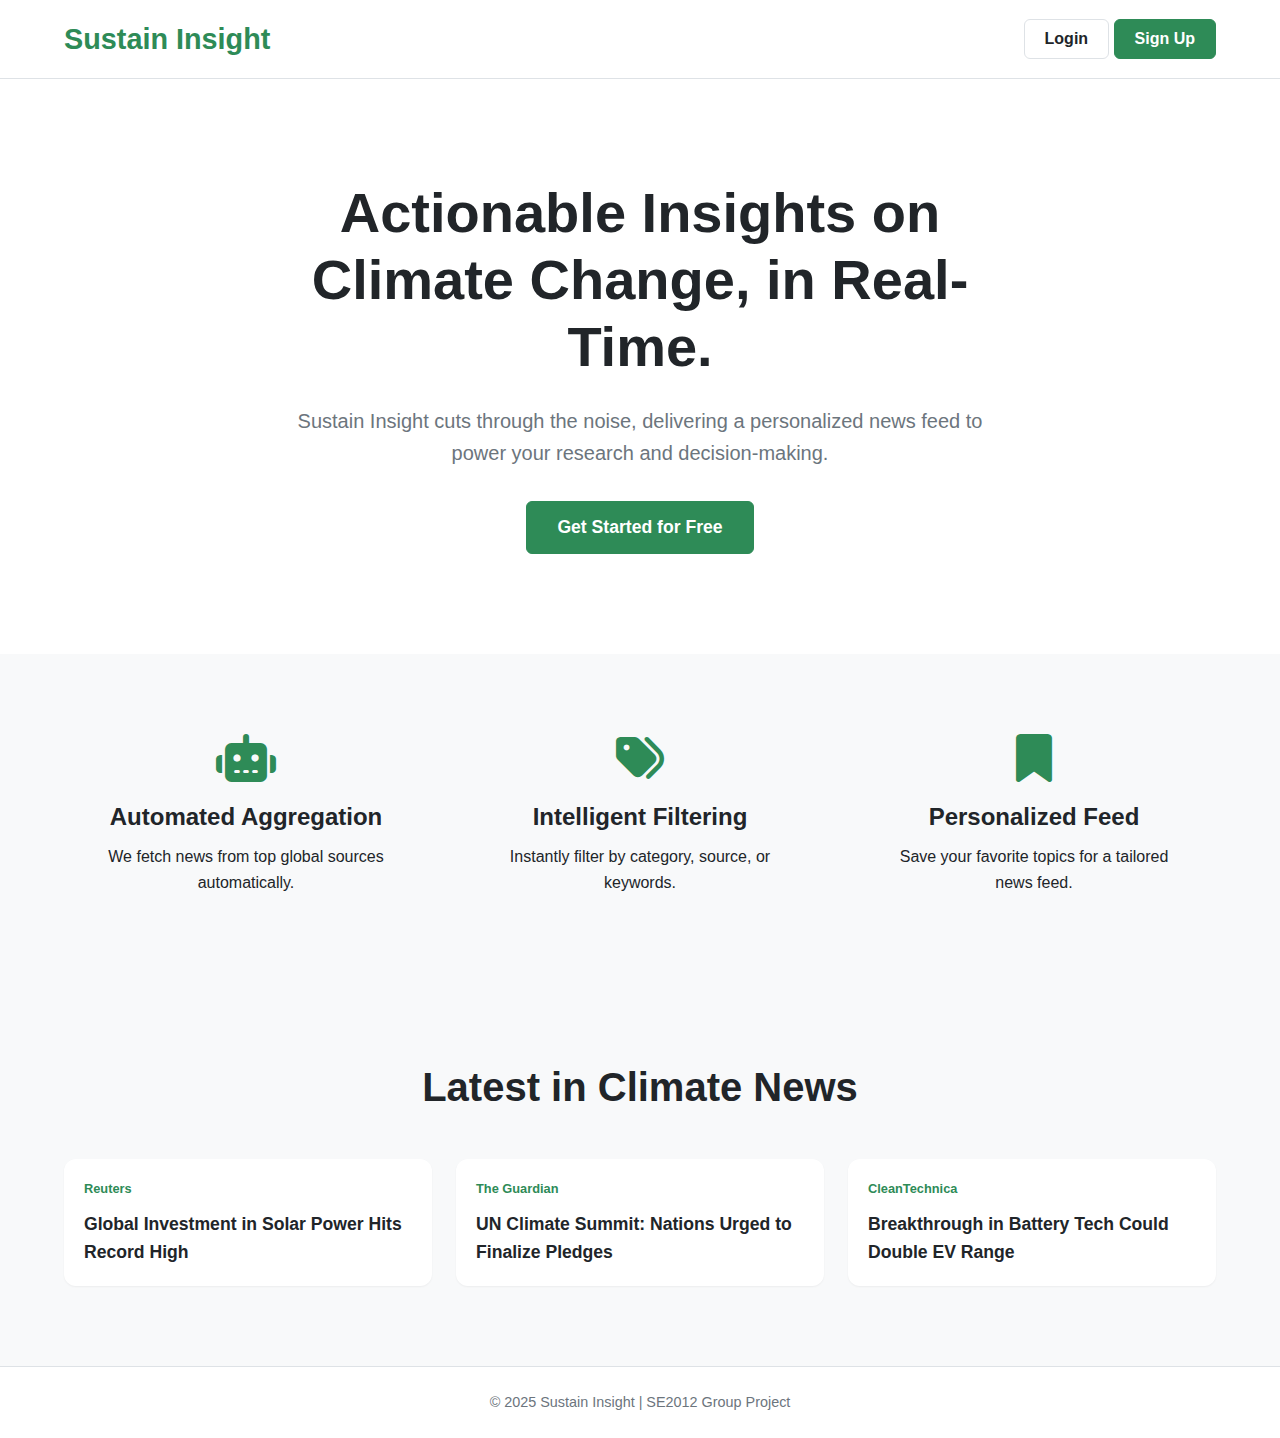
<file: index.html>
<!DOCTYPE html>
<html lang="en">
<head>
    <meta charset="UTF-8">
    <meta name="viewport" content="width=device-width, initial-scale=1.0">
    <title>Sustain Insight - Your Climate Intelligence Hub</title>
    <link rel="icon" href="logo2.png" type="image/png" sizes="512x512">
    <!-- Apple Touch Icon for iOS home screen -->
    <link rel="apple-touch-icon" href="logo2.png">
    <!-- Shared Styles -->
    <link rel="stylesheet" href="css/global.css">
    <!-- Page-Specific Styles -->
    <link rel="stylesheet" href="css/landing.css">
    <link rel="stylesheet" href="https://cdnjs.cloudflare.com/ajax/libs/font-awesome/6.2.0/css/all.min.css">
</head>
<body>
    <header class="landing-header">
        <div class="container">
            <div class="logo">Sustain Insight</div>
            <nav>
                <button class="btn btn--secondary" id="login-btn">Login</button>
                <button class="btn btn--primary" id="signup-btn">Sign Up</button>
            </nav>
        </div>
    </header>

    <main>
        <section class="hero">
            <div class="container">
                <h1 class="hero__title">Actionable Insights on Climate Change, in Real-Time.</h1>
                <p class="hero__subtitle">Sustain Insight cuts through the noise, delivering a personalized news feed to power your research and decision-making.</p>
                <button class="btn btn--primary btn--large" id="cta-signup-btn">Get Started for Free</button>
            </div>
        </section>

        <section class="features container">
            <div class="feature-item"><i class="fas fa-robot feature-item__icon"></i><h3 class="feature-item__title">Automated Aggregation</h3><p>We fetch news from top global sources automatically.</p></div>
            <div class="feature-item"><i class="fas fa-tags feature-item__icon"></i><h3 class="feature-item__title">Intelligent Filtering</h3><p>Instantly filter by category, source, or keywords.</p></div>
            <div class="feature-item"><i class="fas fa-bookmark feature-item__icon"></i><h3 class="feature-item__title">Personalized Feed</h3><p>Save your favorite topics for a tailored news feed.</p></div>
        </section>

        <section class="news-preview">
            <div class="container">
                <h2 class="news-preview__title">Latest in Climate News</h2>
                <div class="article-grid" id="preview-article-grid"></div>
            </div>
        </section>
    </main>

    <footer class="landing-footer"><p>© 2025 Sustain Insight | SE2012 Group Project</p></footer>

    <div class="modal-overlay hidden" id="auth-modal">
        <div class="modal-content">
            <button class="modal-close-btn" id="modal-close">&times;</button>
            <div id="login-view">
                <form id="login-form">
                    <h2 class="modal-form__title">Welcome Back</h2>
                    <div class="input-group"><label for="login-email" class="input-group__label">Email</label><input type="email" id="login-email" class="input-group__input" required></div>
                    <div class="input-group"><label for="login-password" class="input-group__label">Password</label><input type="password" id="login-password" class="input-group__input" required></div>
                    <span class="error-message" id="login-error"></span>
                    <button type="submit" class="btn btn--primary" style="width:100%">Login</button>
                    <p class="form-switch">No account? <a href="#" id="show-signup">Create one</a></p>
                </form>
            </div>
            <div id="signup-view" class="hidden">
                 <form id="signup-form">
                    <h2 class="modal-form__title">Create Account</h2>
                    <div class="input-group"><label for="signup-name" class="input-group__label">Full Name</label><input type="text" id="signup-name" class="input-group__input" required></div>
                    <div class="input-group"><label for="signup-title" class="input-group__label">Job Title</label><input type="text" id="signup-title" class="input-group__input" required></div>
                    <div class="input-group"><label for="signup-email" class="input-group__label">Email</label><input type="email" id="signup-email" class="input-group__input" required></div>
                    <div class="input-group"><label for="signup-password" class="input-group__label">Password</label><input type="password" id="signup-password" class="input-group__input" required></div>
                    <button type="submit" class="btn btn--primary" style="width:100%">Sign Up</button>
                    <p class="form-switch">Already have an account? <a href="#" id="show-login">Login</a></p>
                </form>
            </div>
        </div>
    </div>

    <script src="js/landing.js"></script>
</body>
</html>
</file>
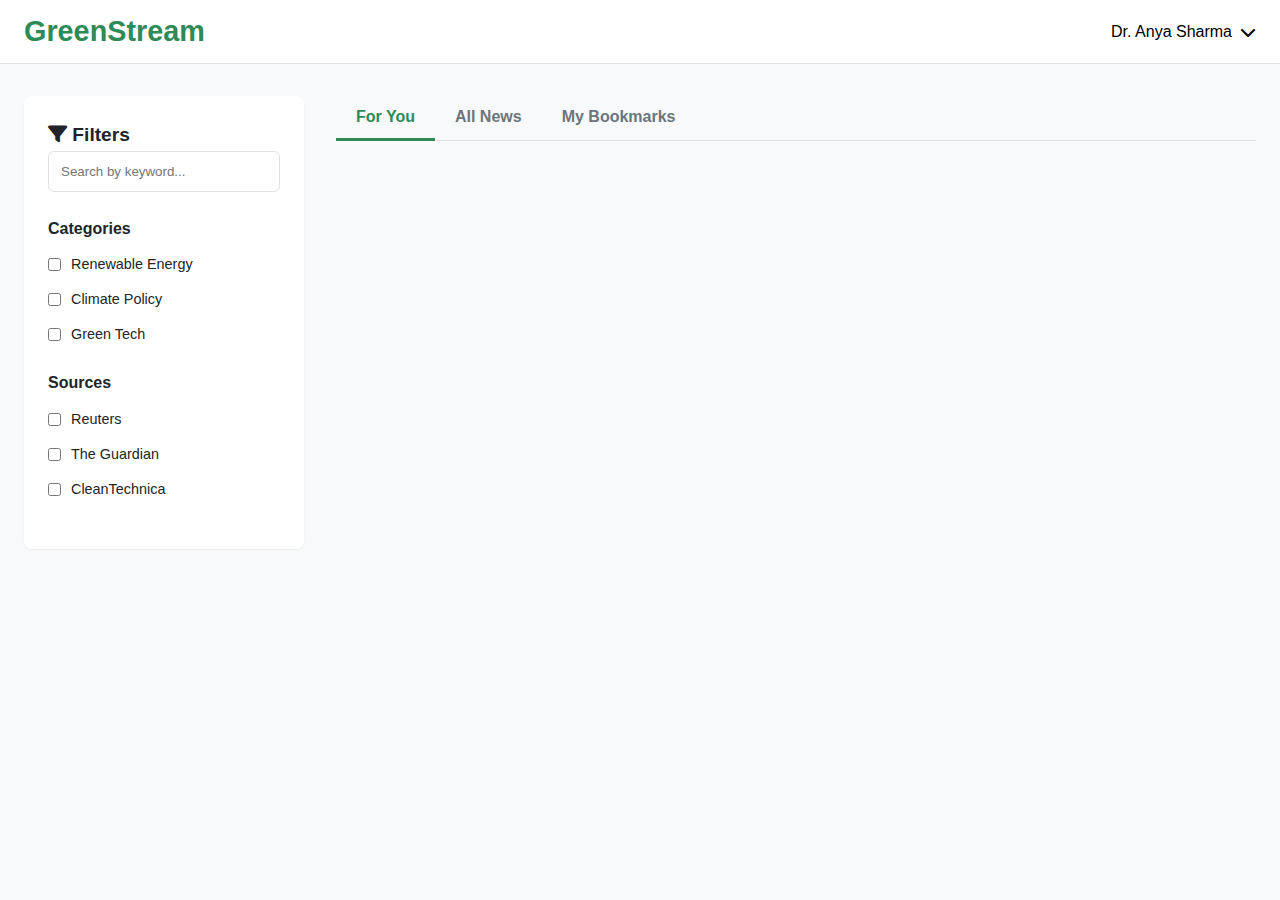
<file: dashboard.html>
<!DOCTYPE html>
<html lang="en">
<head>
    <meta charset="UTF-8">
    <meta name="viewport" content="width=device-width, initial-scale=1.0">
    <title>GreenStream Dashboard</title>
    <link rel="stylesheet" href="css/style.css">
    <link rel="stylesheet" href="https://cdnjs.cloudflare.com/ajax/libs/font-awesome/6.2.0/css/all.min.css">
</head>
<body>
    <header class="main-header">
        <div class="logo">GreenStream</div>
        <div class="user-menu">
            <div class="profile-dropdown">
                <button class="profile-btn">
                    <span>Dr. Anya Sharma</span> <i class="fas fa-chevron-down"></i>
                </button>
                <div class="profile-dropdown__content">
                    <a href="#" id="profile-link">Manage Profile</a>
                    <a href="index.html">Logout</a>
                </div>
            </div>
        </div>
    </header>

    <div class="app-container">
        <aside class="sidebar">
            <h3 class="sidebar__title"><i class="fas fa-filter"></i> Filters</h3>
            <div class="filter-group">
                <input type="search" id="search-input" placeholder="Search by keyword..." class="input-group__input">
            </div>
            <div class="filter-group">
                <h4 class="filter-group__title">Categories</h4>
                <label><input type="checkbox" name="category" value="Energy"> Renewable Energy</label>
                <label><input type="checkbox" name="category" value="Policy"> Climate Policy</label>
                <label><input type="checkbox" name="category" value="Tech"> Green Tech</label>
            </div>
             <div class="filter-group">
                <h4 class="filter-group__title">Sources</h4>
                <label><input type="checkbox" name="source" value="Reuters"> Reuters</label>
                <label><input type="checkbox" name="source" value="The Guardian"> The Guardian</label>
                <label><input type="checkbox" name="source" value="CleanTechnica"> CleanTechnica</label>
            </div>
        </aside>

        <main class="content-area">
            <div class="content-tabs">
                <button class="tab-link active" data-view="for-you-view">For You</button>
                <button class="tab-link" data-view="all-articles-view">All News</button>
                <button class="tab-link" data-view="bookmarks-view">My Bookmarks</button>
            </div>

            <section id="for-you-view" class="tab-content active">
                <div id="for-you-grid" class="article-grid"></div>
            </section>
            
            <section id="all-articles-view" class="tab-content">
                <div id="articles-grid" class="article-grid"></div>
                <div id="pagination-container" class="pagination"></div>
            </section>

            <section id="bookmarks-view" class="tab-content">
                <div id="bookmarks-grid" class="article-grid"></div>
            </section>
        </main>
    </div>

    <!-- Modals -->
    <div class="modal-overlay hidden" id="profile-modal">
        <div class="modal-content">
            <button class="modal-close-btn" id="profile-modal-close">&times;</button>
            <form id="profile-form">
                <h2 class="modal-form__title">Manage Profile & Preferences</h2>
                 <div class="input-group">
                    <label for="profile-name" class="input-group__label">Full Name</label>
                    <input type="text" id="profile-name" value="Dr. Anya Sharma" class="input-group__input">
                </div>
                <div class="input-group">
                    <label class="input-group__label">Preferred Categories</label>
                    <div class="input-group__checkbox-group">
                        <label><input type="checkbox" name="preference" value="Energy"> Renewable Energy</label>
                        <label><input type="checkbox" name="preference" value="Policy"> Climate Policy</label>
                        <label><input type="checkbox" name="preference" value="Tech"> Green Tech</label>
                    </div>
                </div>
                <button type="submit" class="btn btn--primary" style="width:100%">Save Changes</button>
            </form>
        </div>
    </div>

    <div class="modal-overlay hidden" id="article-detail-modal">
        <div class="modal-content modal-content--wide">
            <button class="modal-close-btn" id="article-modal-close">&times;</button>
            <div id="article-detail-content"></div>
        </div>
    </div>

    <script src="js/dashboard.js"></script>
</body>
</html>
</file>
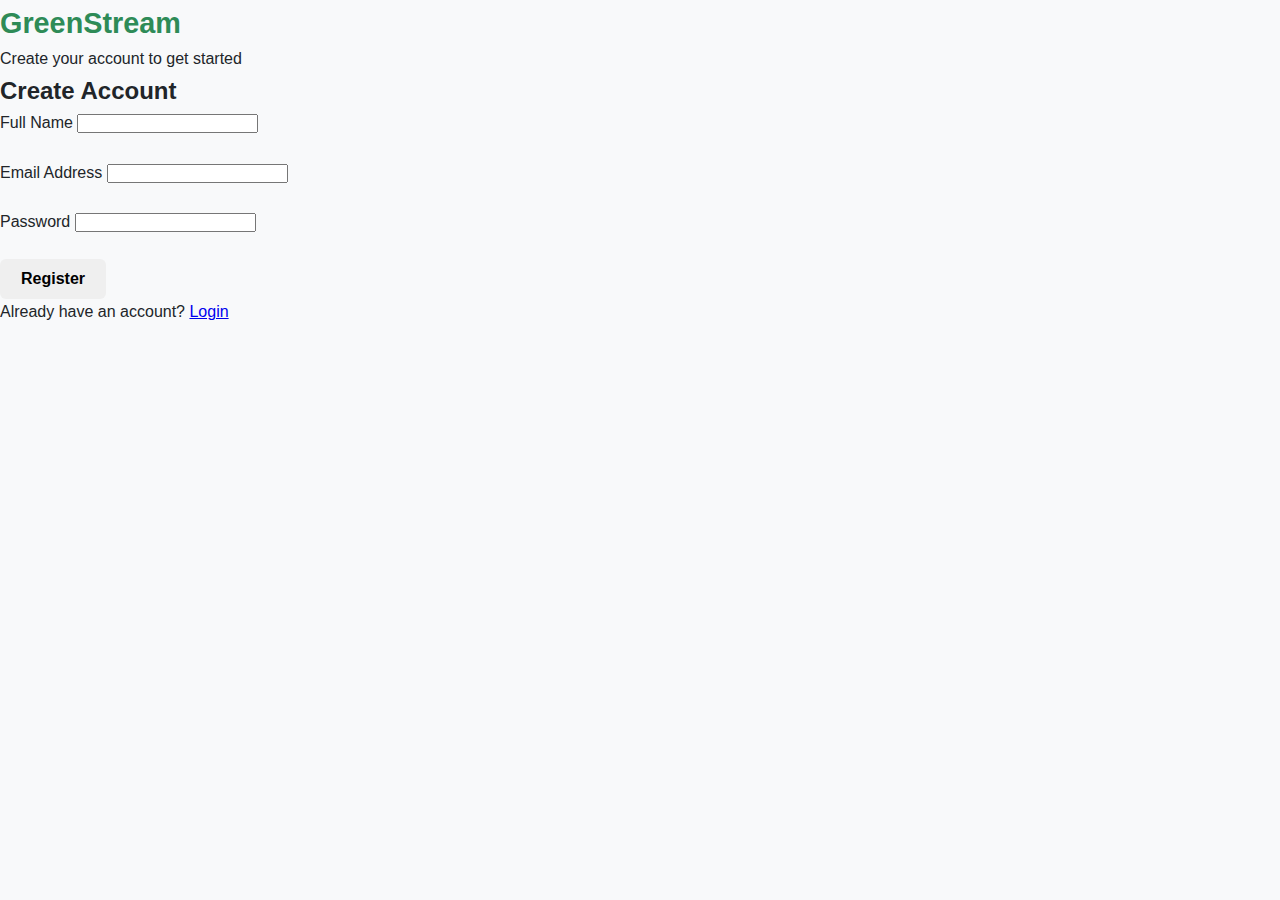
<file: register.html>
<!DOCTYPE html>
<html lang="en">
<head>
    <meta charset="UTF-8">
    <meta name="viewport" content="width=device-width, initial-scale=1.0">
    <title>GreenStream - Register</title>
    <link rel="stylesheet" href="css/style.css">
</head>
<body class="auth-body">
    <div class="auth-container">
        <div class="auth-card">
            <div class="auth-header">
                <h1 class="logo">GreenStream</h1>
                <p>Create your account to get started</p>
            </div>
            <form class="auth-form" onsubmit="event.preventDefault(); alert('Registration successful! Please login.'); window.location.href='index.html';">
                <h2>Create Account</h2>
                <div class="input-group">
                    <label for="name">Full Name</label>
                    <input type="text" id="name" name="name" required>
                </div>
                <div class="input-group">
                    <label for="email">Email Address</label>
                    <input type="email" id="email" name="email" required>
                </div>
                <div class="input-group">
                    <label for="password">Password</label>
                    <input type="password" id="password" name="password" required>
                </div>
                <button type="submit" class="btn btn-primary">Register</button>
            </form>
            <div class="auth-footer">
                <p>Already have an account? <a href="index.html">Login</a></p>
            </div>
        </div>
    </div>
</body>
</html>
</file>
<file: css/global.css>
:root {
    --primary-color: #2E8B57;
    --primary-dark: #256d44;
    --bg-light: #f8f9fa;
    --bg-white: #ffffff;
    --border-color: #dee2e6;
    --text-dark: #212529;
    --text-light: #6c757d;
    --success-color: var(--primary-color);
    --shadow-sm: 0 1px 2px rgba(0,0,0,0.05);
    --shadow-md: 0 4px 6px rgba(0,0,0,0.1);
    --border-radius: 12px;
    --font-sans: -apple-system, BlinkMacSystemFont, "Segoe UI", Roboto, "Helvetica Neue", Arial, sans-serif;
}

* { margin: 0; padding: 0; box-sizing: border-box; }

body {
    font-family: var(--font-sans);
    background-color: var(--bg-light);
    color: var(--text-dark);
    line-height: 1.6;
}

.container { max-width: 1200px; margin: 0 auto; padding: 0 24px; }
.hidden { display: none !important; }

/* SHARED COMPONENTS */
.btn { display: inline-block; padding: 10px 20px; border: 1px solid transparent; border-radius: 6px; font-size: 1rem; font-weight: 600; cursor: pointer; text-align: center; transition: all 0.2s; }
.btn--primary { background-color: var(--primary-color); color: white; border-color: var(--primary-color); }
.btn--primary:hover { background-color: var(--primary-dark); border-color: var(--primary-dark); }
.btn--secondary { background-color: transparent; color: var(--text-dark); border-color: var(--border-color); }
.btn--secondary:hover { background-color: #e9ecef; }
.btn--large { padding: 15px 30px; font-size: 1.1rem; }
.btn--text { background: none; border: none; color: var(--primary-color); font-weight: 600; cursor: pointer; padding: 5px; font-size: 0.9rem; }

.logo { color: var(--primary-color); font-size: 1.8rem; font-weight: 700; text-decoration: none; }

.modal-overlay { position: fixed; top: 0; left: 0; width: 100%; height: 100%; background: rgba(0,0,0,0.6); display: flex; justify-content: center; align-items: center; z-index: 1000; padding: 20px; opacity: 0; visibility: hidden; transition: all 0.3s; }
.modal-overlay:not(.hidden) { opacity: 1; visibility: visible; }
.modal-content { background: var(--bg-white); padding: 30px 40px; border-radius: var(--border-radius); box-shadow: var(--shadow-md); width: 100%; max-width: 480px; position: relative; transform: scale(0.95); transition: transform 0.3s; }
.modal-content--wide { max-width: 800px; }
.modal-overlay:not(.hidden) .modal-content { transform: scale(1); }
.modal-close-btn { position: absolute; top: 16px; right: 16px; background: none; border: none; font-size: 1.8rem; line-height: 1; color: var(--text-light); cursor: pointer; }
.modal-form__title { text-align: center; margin-bottom: 24px; }
.input-group { text-align: left; margin-bottom: 24px; }
.input-group__label { display: block; margin-bottom: 8px; font-weight: 500; }
.input-group__input { width: 100%; padding: 12px; border: 1px solid var(--border-color); border-radius: 6px; }
.input-group__checkbox-group label { display: block; margin-bottom: 8px; font-weight: normal; }
.form-switch { text-align: center; margin-top: 20px; color: var(--text-light); font-size: 0.9rem; }
.form-switch a { color: var(--primary-color); text-decoration: none; font-weight: 600; }
.error-message { display: block; color: #e53e3e; font-size: 0.9rem; text-align: center; margin-top: 10px; min-height: 1em; }

.toast { position: fixed; bottom: 20px; left: 50%; transform: translateX(-50%); background-color: var(--success-color); color: white; padding: 12px 24px; border-radius: 6px; box-shadow: var(--shadow-md); z-index: 2000; opacity: 0; transition: opacity 0.3s, bottom 0.3s; }
.toast.show { opacity: 1; bottom: 30px; }
</file>
<file: css/landing.css>
.landing-header { background: var(--bg-white); padding: 16px 0; border-bottom: 1px solid var(--border-color); }
.landing-header .container { display: flex; justify-content: space-between; align-items: center; }

.hero { text-align: center; padding: 100px 24px; background: var(--bg-white); }
.hero__title { font-size: 3.5rem; max-width: 800px; margin: 0 auto 24px auto; line-height: 1.2; }
.hero__subtitle { font-size: 1.25rem; color: var(--text-light); max-width: 700px; margin: 0 auto 32px auto; }

.features { display: flex; flex-wrap: wrap; justify-content: space-around; text-align: center; padding: 80px 24px; gap: 30px; }
.feature-item { max-width: 300px; }
.feature-item__icon { font-size: 3rem; color: var(--primary-color); margin-bottom: 16px; }
.feature-item__title { margin-bottom: 8px; font-size: 1.5rem; }

.news-preview { padding: 80px 0; text-align: center; background: var(--bg-light); }
.news-preview__title { font-size: 2.5rem; margin-bottom: 40px; }

.landing-footer { text-align: center; padding: 24px 0; background: var(--bg-white); border-top: 1px solid var(--border-color); color: var(--text-light); font-size: 0.9rem; }

.article-grid { display: grid; grid-template-columns: repeat(auto-fill, minmax(300px, 1fr)); gap: 24px; }
.card { background: var(--bg-white); border-radius: var(--border-radius); box-shadow: var(--shadow-sm); display: flex; flex-direction: column; text-align: left; }
.card__content { padding: 20px; flex-grow: 1; }
.card__source { font-size: 0.8rem; font-weight: 600; color: var(--primary-color); margin-bottom: 10px; display: block; }
.card__title { font-size: 1.1rem; font-weight: 600; }
</file>
<file: css/style.css>
/* ==========================================================================
   1. GLOBAL STYLES & DESIGN SYSTEM (GREEN COLOR PALETTE)
   ========================================================================== */

:root {
    --primary-color: #2E8B57;      /* Sea Green */
    --primary-dark: #256d44;       /* Darker Green */
    --bg-light: #f8f9fa;           /* Very Light Gray */
    --bg-white: #ffffff;           /* White */
    --border-color: #dee2e6;       /* Light Gray */
    --text-dark: #212529;          /* Dark Slate */
    --text-light: #6c757d;         /* Soft Gray */
    --success-color: var(--primary-color);
    --shadow-sm: 0 1px 2px rgba(0,0,0,0.05);
    --shadow-md: 0 4px 6px rgba(0,0,0,0.1);
    --border-radius: 8px;
    --font-sans: -apple-system, BlinkMacSystemFont, "Segoe UI", Roboto, "Helvetica Neue", Arial, sans-serif;
}

* { margin: 0; padding: 0; box-sizing: border-box; }
body { font-family: var(--font-sans); background-color: var(--bg-light); color: var(--text-dark); line-height: 1.6; }
.container { max-width: 1200px; margin: 0 auto; padding: 0 24px; }
.hidden { display: none !important; }

/* ==========================================================================
   2. SHARED COMPONENTS (Buttons, Modals, etc.)
   ========================================================================== */

.btn { display: inline-block; padding: 10px 20px; border: 1px solid transparent; border-radius: 6px; font-size: 1rem; font-weight: 600; cursor: pointer; text-align: center; transition: all 0.2s; }
.btn--primary { background-color: var(--primary-color); color: white; border-color: var(--primary-color); }
.btn--primary:hover { background-color: var(--primary-dark); border-color: var(--primary-dark); }
.btn--secondary { background-color: transparent; color: var(--text-dark); border-color: var(--border-color); }
.btn--secondary:hover { background-color: #e9ecef; }
.btn--large { padding: 15px 30px; font-size: 1.1rem; }
.btn--text { background: none; border: none; color: var(--primary-color); font-weight: 600; cursor: pointer; padding: 5px; }
.logo { color: var(--primary-color); font-size: 1.8rem; font-weight: 700; text-decoration: none; }

.modal-overlay { position: fixed; top: 0; left: 0; width: 100%; height: 100%; background: rgba(0,0,0,0.6); display: flex; justify-content: center; align-items: center; z-index: 1000; padding: 20px; opacity: 0; visibility: hidden; transition: all 0.3s; }
.modal-overlay:not(.hidden) { opacity: 1; visibility: visible; }
.modal-content { background: var(--bg-white); padding: 30px 40px; border-radius: var(--border-radius); box-shadow: var(--shadow-md); width: 100%; max-width: 480px; position: relative; transform: scale(0.95); transition: transform 0.3s; }
.modal-content--wide { max-width: 800px; }
.modal-overlay:not(.hidden) .modal-content { transform: scale(1); }
.modal-close-btn { position: absolute; top: 16px; right: 16px; background: none; border: none; font-size: 1.8rem; line-height: 1; color: var(--text-light); cursor: pointer; }
.modal-form__title { text-align: center; margin-bottom: 24px; }
.input-group { text-align: left; margin-bottom: 24px; }
.input-group__label { display: block; margin-bottom: 8px; font-weight: 500; }
.input-group__input { width: 100%; padding: 12px; border: 1px solid var(--border-color); border-radius: 6px; }
.input-group__checkbox-group label { display: block; margin-bottom: 8px; font-weight: normal; }
.form-switch { text-align: center; margin-top: 20px; color: var(--text-light); font-size: 0.9rem; }
.form-switch a { color: var(--primary-color); text-decoration: none; font-weight: 600; }

/* ==========================================================================
   3. LANDING PAGE SPECIFIC STYLES (`index.html`)
   ========================================================================== */

.landing-header { background: var(--bg-white); padding: 16px 0; border-bottom: 1px solid var(--border-color); }
.landing-header .container { display: flex; justify-content: space-between; align-items: center; }
.hero { text-align: center; padding: 100px 24px; background: var(--bg-white); }
.hero__title { font-size: 3.5rem; max-width: 800px; margin: 0 auto 24px auto; line-height: 1.2; }
.hero__subtitle { font-size: 1.25rem; color: var(--text-light); max-width: 700px; margin: 0 auto 32px auto; }
.features { display: flex; justify-content: space-around; text-align: center; padding: 80px 24px; gap: 30px; }
.feature-item__icon { font-size: 3rem; color: var(--primary-color); margin-bottom: 16px; }
.feature-item__title { margin-bottom: 8px; font-size: 1.5rem; }
.news-preview { padding: 80px 0; text-align: center; background: var(--bg-light); }
.news-preview__title { font-size: 2.5rem; margin-bottom: 40px; }
.landing-footer { text-align: center; padding: 24px 0; background: var(--bg-white); border-top: 1px solid var(--border-color); color: var(--text-light); font-size: 0.9rem; }

/* ==========================================================================
   4. DASHBOARD SPECIFIC STYLES (`dashboard.html`)
   ========================================================================== */

.main-header { display: flex; align-items: center; position: sticky; top: 0; z-index: 100; background: var(--bg-white); height: 64px; padding: 0 24px; border-bottom: 1px solid var(--border-color); }
.main-header .logo { margin-right: auto; }
.app-container { display: grid; grid-template-columns: 280px 1fr; gap: 32px; padding: 32px 24px; max-width: 1400px; margin: 0 auto; }

/* --- PROFILE DROPDOWN FIX --- */
.user-menu { position: relative; }
.profile-btn { background: none; border: none; cursor: pointer; display: flex; align-items: center; gap: 8px; font-size: 1rem; }
.profile-dropdown__content { display: none; position: absolute; right: 0; top: calc(100% + 10px); background: var(--bg-white); min-width: 180px; box-shadow: var(--shadow-md); z-index: 101; border-radius: var(--border-radius); overflow: hidden; opacity: 0; visibility: hidden; transform: translateY(10px); transition: all 0.2s ease-in-out; }
.profile-dropdown__content a { color: var(--text-dark); padding: 12px 16px; text-decoration: none; display: block; font-size: 0.9rem; }
.profile-dropdown__content a:hover { background-color: var(--bg-light); }
.profile-dropdown:hover .profile-dropdown__content { display: block; opacity: 1; visibility: visible; transform: translateY(0); } /* This is the fix */

.sidebar { background: var(--bg-white); padding: 24px; border-radius: var(--border-radius); height: fit-content; box-shadow: var(--shadow-sm); }
.sidebar__header { display: flex; justify-content: space-between; align-items: center; margin-bottom: 16px;}
.sidebar__title { margin: 0; font-size: 1.2rem; }
.filter-group { margin-bottom: 24px; }
.filter-group__title { font-size: 1rem; margin-bottom: 12px; }
.filter-group label { display: flex; align-items: center; margin-bottom: 12px; font-size: 0.9rem; }
.filter-group input[type="checkbox"] { margin-right: 10px; }

.content-tabs { display: flex; border-bottom: 1px solid var(--border-color); margin-bottom: 24px; }
.tab-link { background: none; border: none; padding: 12px 20px; cursor: pointer; font-size: 1rem; font-weight: 600; color: var(--text-light); border-bottom: 3px solid transparent; margin-bottom: -1px; }
.tab-link.active, .tab-link:hover { color: var(--primary-color); border-bottom-color: var(--primary-color); }
.tab-content { display: none; }
.tab-content.active { display: block; }

.article-grid { display: grid; grid-template-columns: repeat(auto-fill, minmax(300px, 1fr)); gap: 24px; }
.empty-state { grid-column: 1 / -1; text-align: center; padding: 40px; color: var(--text-light); }
.card { background: var(--bg-white); border-radius: var(--border-radius); box-shadow: var(--shadow-sm); display: flex; flex-direction: column; animation: fadeIn 0.5s ease-in-out; }
@keyframes fadeIn { from { opacity: 0; transform: translateY(10px); } to { opacity: 1; transform: translateY(0); } }
.card__content { padding: 20px; flex-grow: 1; cursor: pointer; }
.card__source { font-size: 0.8rem; font-weight: 600; color: var(--primary-color); margin-bottom: 10px; display: block; }
.card__title { font-size: 1.1rem; font-weight: 600; margin-bottom: 10px; line-height: 1.4; }
.card__footer { display: flex; justify-content: space-between; align-items: center; padding: 16px 20px; border-top: 1px solid var(--border-color); }
.card__date { font-size: 0.8rem; color: var(--text-light); }
.bookmark-icon { font-size: 1.2rem; cursor: pointer; color: var(--text-light); transition: color 0.2s, transform 0.2s; }
.bookmark-icon:hover { transform: scale(1.2); }
.bookmark-icon.bookmarked { color: var(--primary-color); }

.article-detail__header { border-bottom: 1px solid var(--border-color); padding-bottom: 16px; margin-bottom: 24px; }
.article-detail__title { font-size: 1.8rem; margin: 0 0 8px 0; }
.article-detail__meta { color: var(--text-light); font-size: 0.9rem; }

/* ==========================================================================
   5. TOAST & PAGINATION
   ========================================================================== */

.toast { position: fixed; bottom: 20px; left: 50%; transform: translateX(-50%); background-color: var(--success-color); color: white; padding: 12px 24px; border-radius: 6px; box-shadow: var(--shadow-md); z-index: 2000; opacity: 0; transition: opacity 0.3s, bottom 0.3s; }
.toast.show { opacity: 1; bottom: 30px; }
.pagination { display: flex; justify-content: center; align-items: center; margin-top: 32px; gap: 8px; }
.pagination__button { background: var(--bg-white); border: 1px solid var(--border-color); color: var(--text-dark); padding: 8px 14px; cursor: pointer; border-radius: 6px; line-height: 1; }
.pagination__button:disabled { cursor: not-allowed; opacity: 0.5; }
.pagination__button.active, .pagination__button:not(:disabled):hover { background-color: var(--primary-color); color: white; border-color: var(--primary-color); }

/* ==========================================================================
   6. RESPONSIVE & MOBILE
   ========================================================================== */

.mobile-filter-toggle { display: none; }
@media (max-width: 768px) {
    .app-container { grid-template-columns: 1fr; }
    .sidebar { position: fixed; top: 64px; left: 0; width: 280px; height: calc(100% - 64px); z-index: 50; transform: translateX(-100%); transition: transform 0.3s ease-in-out; }
    .sidebar.open { transform: translateX(0); }
    .mobile-filter-toggle { display: flex; align-items: center; gap: 8px; margin-right: 16px; }
}
</file>
